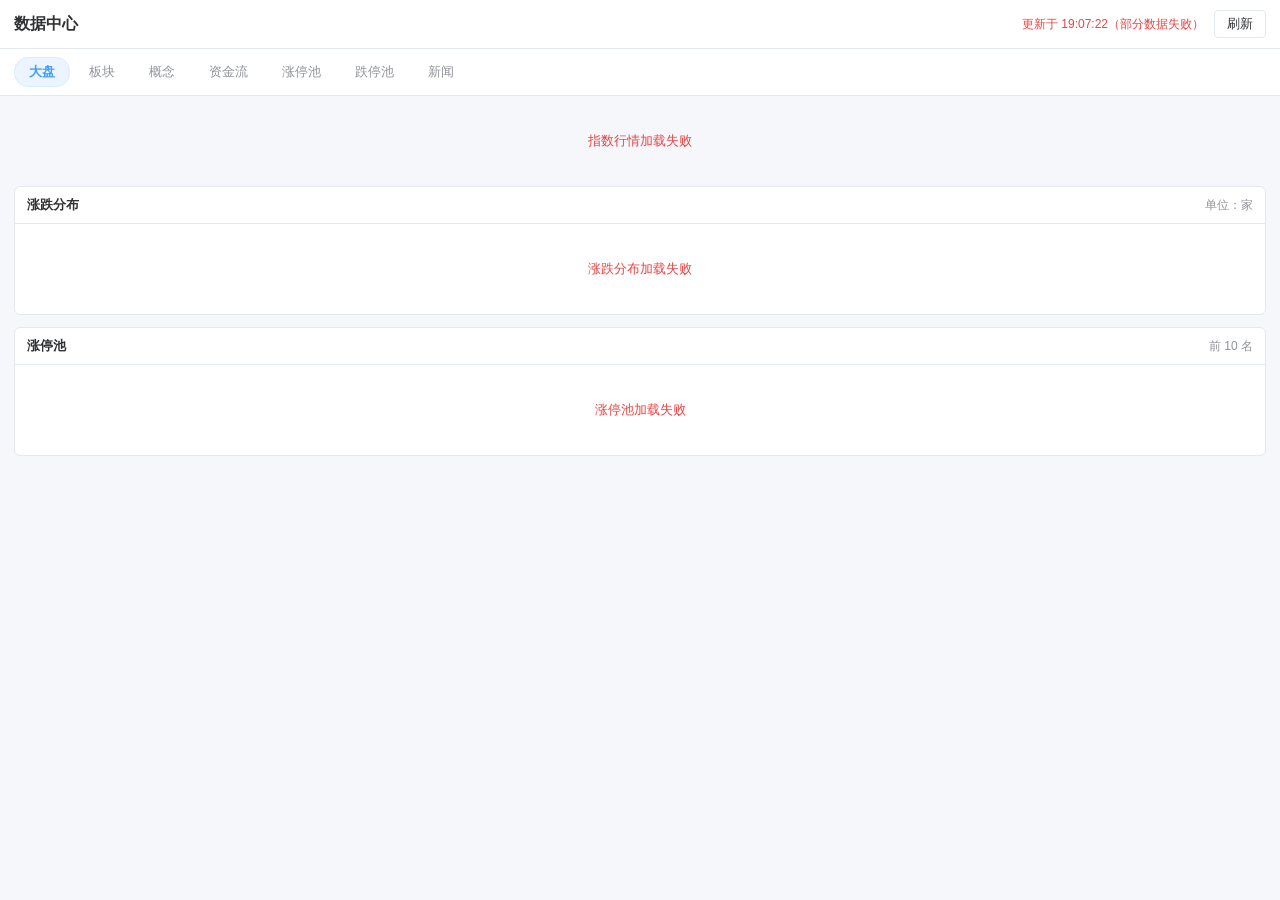
<file: market_center/index.html>
<!doctype html>
<html lang="zh-CN">
<head>
  <meta charset="UTF-8">
  <meta name="viewport" content="width=device-width, initial-scale=1">
  <title>数据中心</title>
  <link rel="stylesheet" href="style.css">
</head>
<body>
  <header class="mc-header">
    <div class="mc-title">数据中心</div>
    <div class="mc-meta">
      <span id="mc-status">加载中…</span>
      <button id="mc-refresh" type="button">刷新</button>
    </div>
  </header>
  <nav id="mc-tabs" class="mc-tabs"></nav>
  <main id="mc-view" class="mc-view"></main>
  <script src="app.js"></script>
</body>
</html>
</file>
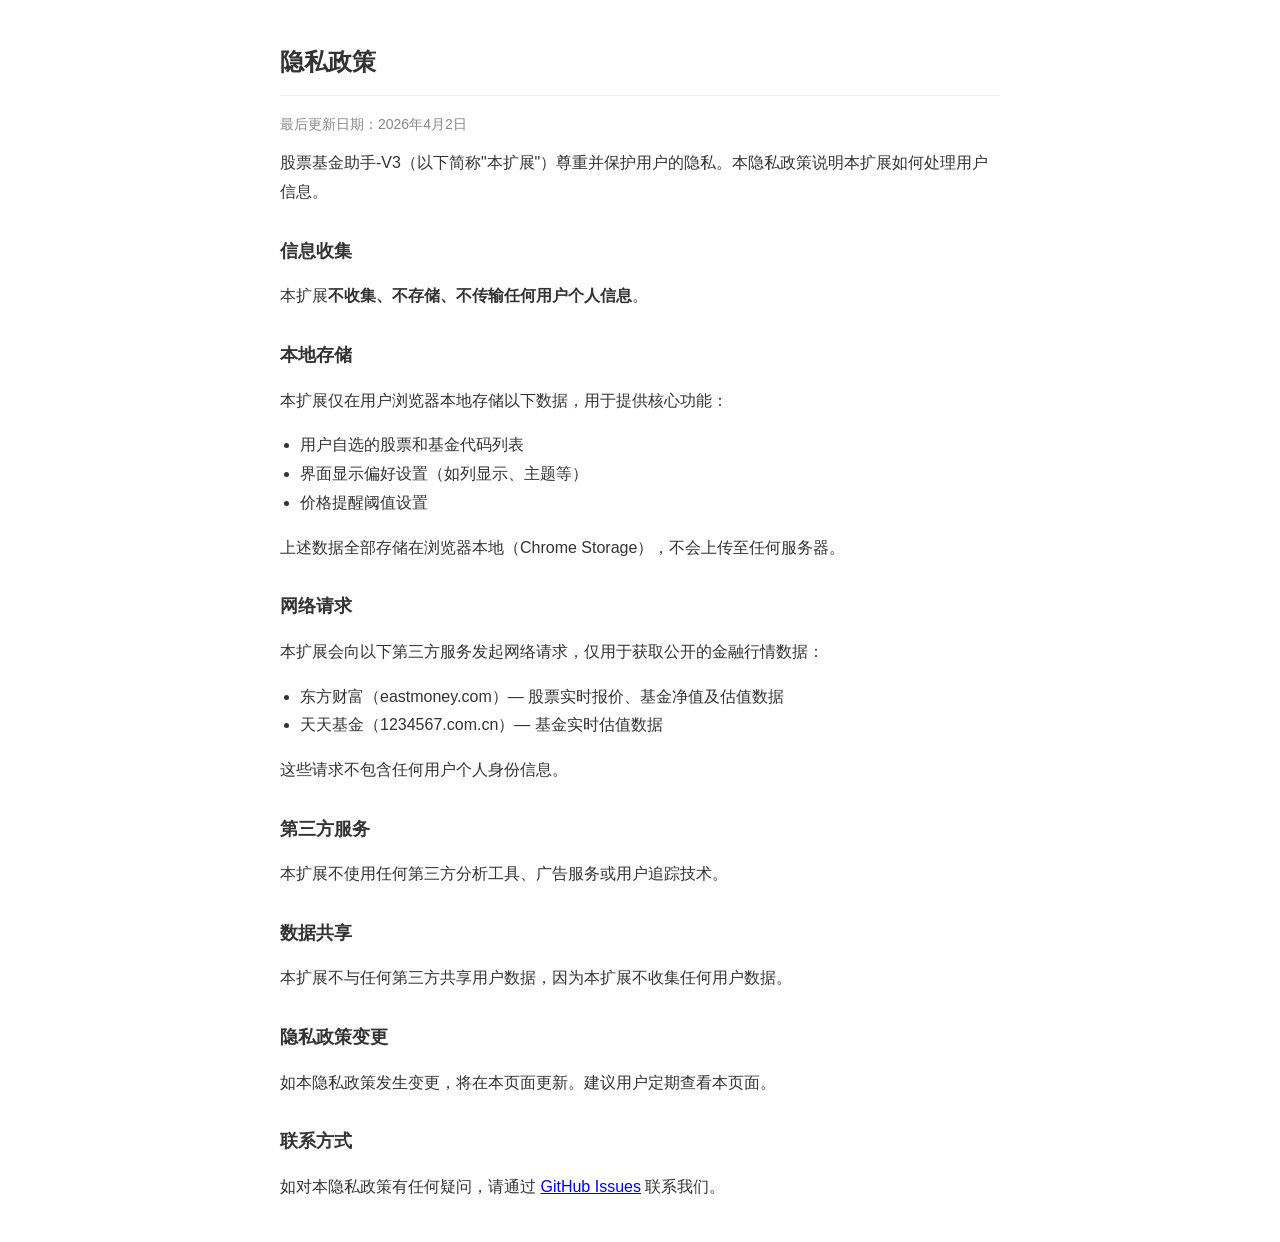
<file: privacy-policy.html>
<!DOCTYPE html>
<html lang="zh-CN">
<head>
    <meta charset="UTF-8">
    <meta name="viewport" content="width=device-width, initial-scale=1.0">
    <title>隐私政策 - 股票基金助手-V3</title>
    <style>
        body {
            font-family: -apple-system, BlinkMacSystemFont, "Segoe UI", Roboto, sans-serif;
            max-width: 720px;
            margin: 40px auto;
            padding: 0 20px;
            line-height: 1.8;
            color: #333;
        }
        h1 { font-size: 24px; border-bottom: 1px solid #eee; padding-bottom: 12px; }
        h2 { font-size: 18px; margin-top: 28px; }
        p { margin: 12px 0; }
        ul { padding-left: 20px; }
        .update { color: #888; font-size: 14px; }
    </style>
</head>
<body>
    <h1>隐私政策</h1>
    <p class="update">最后更新日期：2026年4月2日</p>
    <p>股票基金助手-V3（以下简称"本扩展"）尊重并保护用户的隐私。本隐私政策说明本扩展如何处理用户信息。</p>

    <h2>信息收集</h2>
    <p>本扩展<strong>不收集、不存储、不传输任何用户个人信息</strong>。</p>

    <h2>本地存储</h2>
    <p>本扩展仅在用户浏览器本地存储以下数据，用于提供核心功能：</p>
    <ul>
        <li>用户自选的股票和基金代码列表</li>
        <li>界面显示偏好设置（如列显示、主题等）</li>
        <li>价格提醒阈值设置</li>
    </ul>
    <p>上述数据全部存储在浏览器本地（Chrome Storage），不会上传至任何服务器。</p>

    <h2>网络请求</h2>
    <p>本扩展会向以下第三方服务发起网络请求，仅用于获取公开的金融行情数据：</p>
    <ul>
        <li>东方财富（eastmoney.com）— 股票实时报价、基金净值及估值数据</li>
        <li>天天基金（1234567.com.cn）— 基金实时估值数据</li>
    </ul>
    <p>这些请求不包含任何用户个人身份信息。</p>

    <h2>第三方服务</h2>
    <p>本扩展不使用任何第三方分析工具、广告服务或用户追踪技术。</p>

    <h2>数据共享</h2>
    <p>本扩展不与任何第三方共享用户数据，因为本扩展不收集任何用户数据。</p>

    <h2>隐私政策变更</h2>
    <p>如本隐私政策发生变更，将在本页面更新。建议用户定期查看本页面。</p>

    <h2>联系方式</h2>
    <p>如对本隐私政策有任何疑问，请通过 <a href="https://github.com/g-shifu/stock-chrome-plugin/issues">GitHub Issues</a> 联系我们。</p>
</body>
</html>
</file>
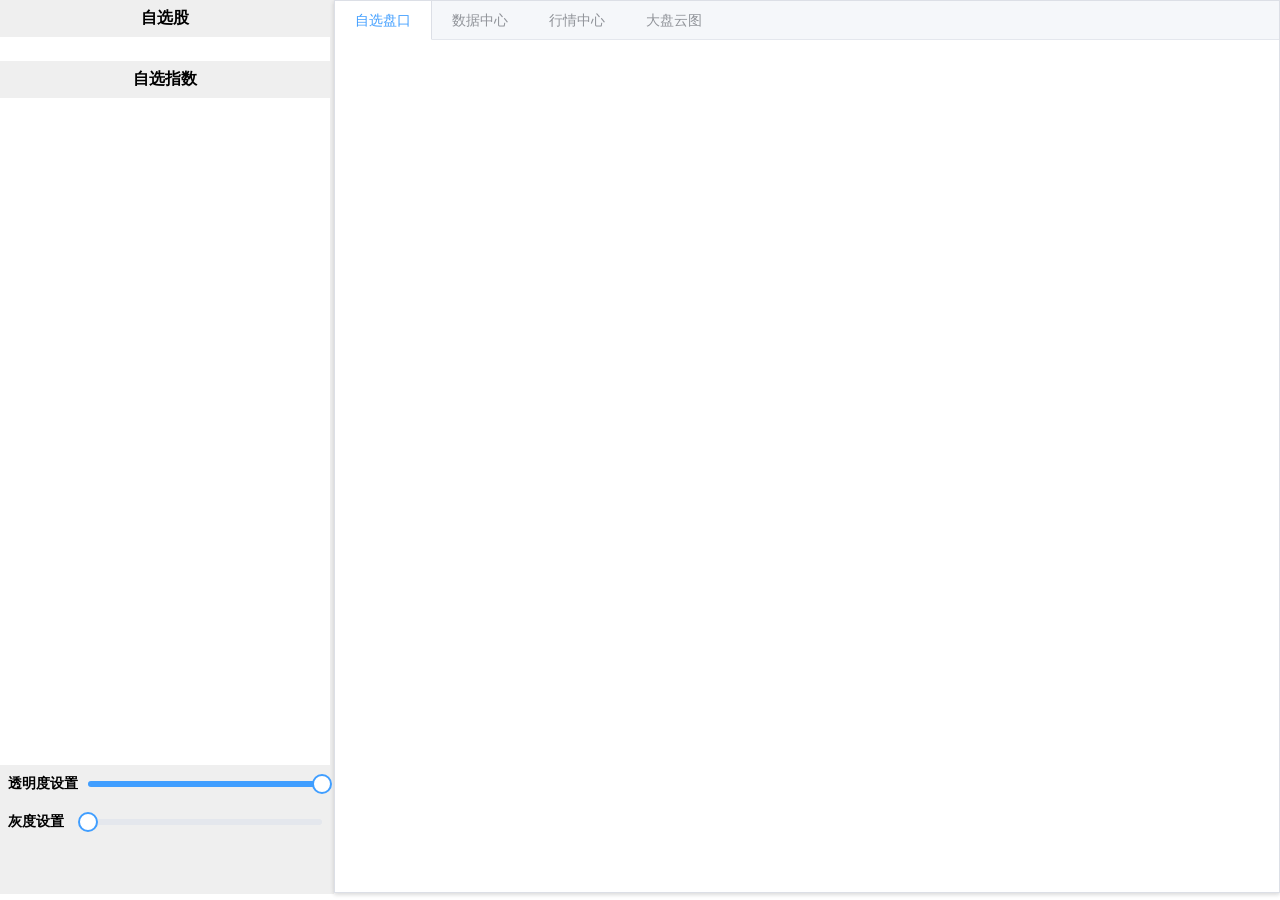
<file: detail/detail.html>
<!doctype html><html lang="zh-CN"><head><meta charset="UTF-8"><title>行情页</title><meta http-equiv="X-UA-Compatible" content="IE=edge,chrome=1"/><meta name="viewport" content="width=device-width,user-scalable=no"/><link href="../css/detail.css" rel="stylesheet"></head><style>::-webkit-scrollbar {
    width: 6px;
    height: 6px;
    background-color: rgba(240, 240, 240, 1);
  }

  ::-webkit-scrollbar-track {
    box-shadow: inset 0 0 0px rgba(240, 240, 240, 0.5);
    border-radius: 10px;
    background-color: rgba(240, 240, 240, 0.5);
  }

  ::-webkit-scrollbar-thumb {
    border-radius: 10px;
    box-shadow: inset 0 0 0px rgba(240, 240, 240, 0.5);
    background-color: #cccccc;
  }

  /* html {
    overflow-y: scroll;
    scrollbar-color: transparent transparent;
    scrollbar-track-color: transparent;
    -ms-scrollbar-track-color: transparent;
  } */

  html[theme="dark-mode"] {
    filter: invert(90%) hue-rotate(180deg);
  }

  .el-tabs__content {
    padding: 8px 0 0 0 !important;
  }</style><body style="margin:0"><div id="app"></div><script src="../detail/detail.ffaa9c15.js"></script></body></html>
</file>
<file: market_center/style.css>
:root {
  --mc-bg: #f5f7fa;
  --mc-card: #ffffff;
  --mc-border: #e4e8ef;
  --mc-text: #303133;
  --mc-sub: #909399;
  --mc-up: #e64545;
  --mc-down: #1a9c5b;
  --mc-flat: #909399;
  --mc-accent: #409eff;
}

* {
  box-sizing: border-box;
}

body {
  margin: 0;
  background: var(--mc-bg);
  color: var(--mc-text);
  font-family: "Helvetica Neue", Helvetica, "PingFang SC", "Hiragino Sans GB", "Microsoft YaHei", Arial, sans-serif;
  font-size: 13px;
}

.mc-header {
  display: flex;
  align-items: center;
  justify-content: space-between;
  padding: 10px 14px;
  background: var(--mc-card);
  border-bottom: 1px solid var(--mc-border);
}

.mc-title {
  font-size: 16px;
  font-weight: 600;
}

.mc-meta {
  display: flex;
  align-items: center;
  gap: 10px;
  color: var(--mc-sub);
  font-size: 12px;
}

#mc-refresh {
  padding: 4px 12px;
  border: 1px solid var(--mc-border);
  border-radius: 4px;
  background: #fff;
  color: var(--mc-text);
  cursor: pointer;
}

#mc-refresh:hover {
  border-color: var(--mc-accent);
  color: var(--mc-accent);
}

.mc-tabs {
  display: flex;
  gap: 4px;
  padding: 8px 14px;
  background: var(--mc-card);
  border-bottom: 1px solid var(--mc-border);
  overflow-x: auto;
}

.mc-tab {
  padding: 5px 14px;
  border: 1px solid transparent;
  border-radius: 14px;
  background: transparent;
  color: var(--mc-sub);
  font-size: 13px;
  cursor: pointer;
  white-space: nowrap;
}

.mc-tab:hover {
  color: var(--mc-text);
}

.mc-tab.active {
  background: #ecf5ff;
  border-color: #d9ecff;
  color: var(--mc-accent);
  font-weight: 600;
}

.mc-view {
  padding: 12px 14px 20px;
}

.mc-card {
  background: var(--mc-card);
  border: 1px solid var(--mc-border);
  border-radius: 6px;
  margin-bottom: 12px;
  overflow: hidden;
}

.mc-card-head {
  display: flex;
  align-items: center;
  justify-content: space-between;
  padding: 9px 12px;
  border-bottom: 1px solid var(--mc-border);
  font-weight: 600;
}

.mc-card-head .mc-hint {
  font-weight: 400;
  color: var(--mc-sub);
  font-size: 12px;
}

.mc-card-body {
  padding: 12px;
}

.mc-index-grid {
  display: grid;
  grid-template-columns: repeat(auto-fit, minmax(150px, 1fr));
  gap: 10px;
  margin-bottom: 12px;
}

.mc-index {
  background: var(--mc-card);
  border: 1px solid var(--mc-border);
  border-radius: 6px;
  padding: 10px 12px;
}

.mc-index .name {
  color: var(--mc-sub);
  font-size: 12px;
  margin-bottom: 6px;
}

.mc-index .price {
  font-size: 20px;
  font-weight: 600;
  line-height: 1.1;
}

.mc-index .delta {
  margin-top: 4px;
  font-size: 12px;
}

.mc-up {
  color: var(--mc-up);
}

.mc-down {
  color: var(--mc-down);
}

.mc-flat {
  color: var(--mc-flat);
}

.mc-breadth {
  display: flex;
  align-items: center;
  gap: 14px;
  flex-wrap: wrap;
  margin-bottom: 10px;
  font-size: 12px;
}

.mc-breadth b {
  font-size: 15px;
}

.mc-dist-bars {
  display: flex;
  align-items: flex-end;
  gap: 2px;
  height: 86px;
  padding-top: 6px;
  border-bottom: 1px solid var(--mc-border);
}

.mc-dist-col {
  flex: 1;
  display: flex;
  flex-direction: column;
  align-items: center;
  justify-content: flex-end;
  height: 100%;
  min-width: 6px;
}

.mc-dist-col .bar {
  width: 100%;
  min-height: 1px;
  border-radius: 1px 1px 0 0;
}

.mc-dist-col .bar.up {
  background: var(--mc-up);
}

.mc-dist-col .bar.down {
  background: var(--mc-down);
}

.mc-dist-col .bar.flat {
  background: var(--mc-flat);
}

.mc-dist-labels {
  display: flex;
  gap: 2px;
  color: var(--mc-sub);
  font-size: 10px;
}

.mc-dist-labels span {
  flex: 1;
  text-align: center;
  min-width: 6px;
}

.mc-table {
  width: 100%;
  border-collapse: collapse;
  font-size: 12px;
}

.mc-table th,
.mc-table td {
  padding: 6px 8px;
  border-bottom: 1px solid #f0f2f5;
  text-align: right;
  white-space: nowrap;
}

.mc-table th {
  color: var(--mc-sub);
  font-weight: 400;
  background: #fafbfc;
  position: sticky;
  top: 0;
}

.mc-table th:first-child,
.mc-table td:first-child,
.mc-table th:nth-child(2),
.mc-table td:nth-child(2) {
  text-align: left;
}

.mc-table tbody tr:hover {
  background: #f7faff;
}

.mc-table th.sortable {
  cursor: pointer;
  user-select: none;
}

.mc-table th.sortable:hover {
  color: var(--mc-accent);
}

.mc-table .code {
  color: var(--mc-sub);
  font-size: 11px;
}

.mc-table-wrap {
  max-height: 520px;
  overflow: auto;
}

.mc-badge {
  display: inline-block;
  padding: 1px 6px;
  margin-right: 4px;
  border-radius: 8px;
  background: #f0f2f5;
  color: var(--mc-sub);
  font-size: 11px;
}

.mc-badge.hot {
  background: #fdf0f0;
  color: var(--mc-up);
}

.mc-empty {
  padding: 24px;
  text-align: center;
  color: var(--mc-sub);
}

.mc-error {
  color: var(--mc-up);
}

.mc-loading {
  color: var(--mc-sub);
}

.mc-news-item {
  padding: 12px 14px;
  border-bottom: 1px solid #f0f2f5;
}

.mc-news-item:last-of-type {
  border-bottom: none;
}

.mc-news-item:hover {
  background: #fafbfc;
}

.mc-news-title {
  margin: 0;
  font-size: 14px;
  font-weight: 600;
  line-height: 1.55;
  color: #1f2329;
}

.mc-news-meta {
  display: flex;
  align-items: center;
  flex-wrap: wrap;
  gap: 6px;
  margin-top: 6px;
}

.mc-news-time {
  color: #a0a6ad;
  font-size: 11px;
  font-variant-numeric: tabular-nums;
}

.mc-tag {
  padding: 1px 7px;
  border-radius: 3px;
  background: #f2f5f9;
  color: #6b7684;
  font-size: 11px;
  line-height: 1.5;
}

.mc-tag.alert {
  background: #fff3e6;
  color: #e6822b;
}

.mc-news-expandable {
  cursor: pointer;
}

.mc-news-digest {
  margin: 6px 0 0;
  color: #7a828c;
  font-size: 12px;
  line-height: 1.7;
}

.mc-news-digest.clamp {
  display: -webkit-box;
  -webkit-line-clamp: 2;
  -webkit-box-orient: vertical;
  overflow: hidden;
}

.mc-dist-col:hover .bar {
  filter: brightness(0.85);
}

.mc-dist-tip {
  position: fixed;
  z-index: 10000;
  padding: 5px 9px;
  border-radius: 4px;
  background: rgba(48, 49, 51, 0.92);
  color: #fff;
  font-size: 12px;
  line-height: 1.4;
  white-space: nowrap;
  pointer-events: none;
}

.mc-more {
  display: block;
  width: 100%;
  padding: 8px;
  margin-top: 10px;
  border: 1px solid var(--mc-border);
  border-radius: 4px;
  background: #fff;
  color: var(--mc-text);
  cursor: pointer;
}

.mc-more:hover {
  border-color: var(--mc-accent);
  color: var(--mc-accent);
}

.mc-toggle {
  display: flex;
  gap: 4px;
}

.mc-toggle button {
  padding: 3px 10px;
  border: 1px solid var(--mc-border);
  border-radius: 4px;
  background: #fff;
  color: var(--mc-sub);
  cursor: pointer;
  font-size: 12px;
}

.mc-toggle button.active {
  border-color: var(--mc-accent);
  color: var(--mc-accent);
  background: #ecf5ff;
}

.mc-footer {
  padding: 8px 2px 0;
  color: var(--mc-sub);
  font-size: 11px;
  line-height: 1.6;
}
</file>
<file: css/detail.css>
.el-input,.el-textarea{font-size:14px;width:100%}.el-input__inner,.el-textarea__inner{background-image:none;color:#606266;-webkit-transition:border-color .2s cubic-bezier(.645,.045,.355,1);-webkit-box-sizing:border-box}.el-textarea{position:relative;display:inline-block;vertical-align:bottom}.el-textarea__inner{display:block;resize:vertical;padding:5px 15px;line-height:1.5;box-sizing:border-box;width:100%;font-size:inherit;background-color:#FFF;border:1px solid #DCDFE6;border-radius:4px;transition:border-color .2s cubic-bezier(.645,.045,.355,1)}.el-textarea__inner::-webkit-input-placeholder{color:#C0C4CC}.el-textarea__inner:-ms-input-placeholder{color:#C0C4CC}.el-textarea__inner::-ms-input-placeholder{color:#C0C4CC}.el-textarea__inner::placeholder{color:#C0C4CC}.el-textarea__inner:hover{border-color:#C0C4CC}.el-textarea__inner:focus{outline:0;border-color:#409EFF}.el-textarea .el-input__count{color:#909399;background:#FFF;position:absolute;font-size:12px;bottom:5px;right:10px}.el-textarea.is-disabled .el-textarea__inner{background-color:#F5F7FA;border-color:#E4E7ED;color:#C0C4CC;cursor:not-allowed}.el-textarea.is-disabled .el-textarea__inner::-webkit-input-placeholder{color:#C0C4CC}.el-textarea.is-disabled .el-textarea__inner:-ms-input-placeholder{color:#C0C4CC}.el-textarea.is-disabled .el-textarea__inner::-ms-input-placeholder{color:#C0C4CC}.el-textarea.is-disabled .el-textarea__inner::placeholder{color:#C0C4CC}.el-textarea.is-exceed .el-textarea__inner{border-color:#F56C6C}.el-textarea.is-exceed .el-input__count{color:#F56C6C}.el-input{position:relative;display:inline-block}.el-input::-webkit-scrollbar{z-index:11;width:6px}.el-input::-webkit-scrollbar:horizontal{height:6px}.el-input::-webkit-scrollbar-thumb{border-radius:5px;width:6px;background:#b4bccc}.el-input::-webkit-scrollbar-corner{background:#fff}.el-input::-webkit-scrollbar-track{background:#fff}.el-input::-webkit-scrollbar-track-piece{background:#fff;width:6px}.el-input .el-input__clear{color:#C0C4CC;font-size:14px;cursor:pointer;-webkit-transition:color .2s cubic-bezier(.645,.045,.355,1);transition:color .2s cubic-bezier(.645,.045,.355,1)}.el-input .el-input__clear:hover{color:#909399}.el-input .el-input__count{height:100%;display:-webkit-inline-box;display:-ms-inline-flexbox;display:inline-flex;-webkit-box-align:center;-ms-flex-align:center;align-items:center;color:#909399;font-size:12px}.el-input-group__append .el-button,.el-input-group__append .el-input,.el-input-group__prepend .el-button,.el-input-group__prepend .el-input,.el-input__inner{font-size:inherit}.el-input .el-input__count .el-input__count-inner{background:#FFF;line-height:initial;display:inline-block;padding:0 5px}.el-input__inner{-webkit-appearance:none;background-color:#FFF;border-radius:4px;border:1px solid #DCDFE6;box-sizing:border-box;display:inline-block;height:40px;line-height:40px;outline:0;padding:0 15px;transition:border-color .2s cubic-bezier(.645,.045,.355,1);width:100%}.el-input__inner:hover,.el-slider__runway.disabled .el-slider__button{border-color:#C0C4CC}.el-input__prefix,.el-input__suffix{-webkit-transition:all .3s;height:100%;color:#C0C4CC;position:absolute;top:0;text-align:center}.el-input__inner::-ms-reveal{display:none}.el-input__inner::-webkit-input-placeholder{color:#C0C4CC}.el-input__inner:-ms-input-placeholder{color:#C0C4CC}.el-input__inner::-ms-input-placeholder{color:#C0C4CC}.el-input__inner::placeholder{color:#C0C4CC}.el-input.is-active .el-input__inner,.el-input__inner:focus{border-color:#409EFF;outline:0}.el-input__suffix{right:5px;transition:all .3s;pointer-events:none}.el-input__suffix-inner{pointer-events:all}.el-input__prefix{left:5px;transition:all .3s}.el-input__icon{height:100%;width:25px;text-align:center;-webkit-transition:all .3s;transition:all .3s;line-height:40px}.el-input__icon:after{content:'';height:100%;width:0;display:inline-block;vertical-align:middle}.el-input__validateIcon{pointer-events:none}.el-input.is-disabled .el-input__inner{background-color:#F5F7FA;border-color:#E4E7ED;color:#C0C4CC;cursor:not-allowed}.el-input.is-disabled .el-input__inner::-webkit-input-placeholder{color:#C0C4CC}.el-input.is-disabled .el-input__inner:-ms-input-placeholder{color:#C0C4CC}.el-input.is-disabled .el-input__inner::-ms-input-placeholder{color:#C0C4CC}.el-input.is-disabled .el-input__inner::placeholder{color:#C0C4CC}.el-input.is-disabled .el-input__icon{cursor:not-allowed}.el-input.is-exceed .el-input__inner{border-color:#F56C6C}.el-input.is-exceed .el-input__suffix .el-input__count{color:#F56C6C}.el-input--suffix .el-input__inner{padding-right:30px}.el-input--prefix .el-input__inner{padding-left:30px}.el-input--medium{font-size:14px}.el-input--medium .el-input__inner{height:36px;line-height:36px}.el-input--medium .el-input__icon{line-height:36px}.el-input--small{font-size:13px}.el-input--small .el-input__inner{height:32px;line-height:32px}.el-input--small .el-input__icon{line-height:32px}.el-input--mini{font-size:12px}.el-input--mini .el-input__inner{height:28px;line-height:28px}.el-input--mini .el-input__icon{line-height:28px}.el-input-group{line-height:normal;display:inline-table;width:100%;border-collapse:separate;border-spacing:0}.el-input-group>.el-input__inner{vertical-align:middle;display:table-cell}.el-input-group__append,.el-input-group__prepend{background-color:#F5F7FA;color:#909399;vertical-align:middle;display:table-cell;position:relative;border:1px solid #DCDFE6;border-radius:4px;padding:0 20px;width:1px;white-space:nowrap}.el-input-group--prepend .el-input__inner,.el-input-group__append{border-top-left-radius:0;border-bottom-left-radius:0}.el-input-group--append .el-input__inner,.el-input-group__prepend{border-top-right-radius:0;border-bottom-right-radius:0}.el-input-group__append:focus,.el-input-group__prepend:focus{outline:0}.el-input-group__append .el-button,.el-input-group__append .el-select,.el-input-group__prepend .el-button,.el-input-group__prepend .el-select{display:inline-block;margin:-10px -20px}.el-input-group__append button.el-button,.el-input-group__append div.el-select .el-input__inner,.el-input-group__append div.el-select:hover .el-input__inner,.el-input-group__prepend button.el-button,.el-input-group__prepend div.el-select .el-input__inner,.el-input-group__prepend div.el-select:hover .el-input__inner{border-color:transparent;background-color:transparent;color:inherit;border-top:0;border-bottom:0}.el-input-group__prepend{border-right:0}.el-input-group__append{border-left:0}.el-input-group--append .el-select .el-input.is-focus .el-input__inner,.el-input-group--prepend .el-select .el-input.is-focus .el-input__inner{border-color:transparent}.el-input__inner::-ms-clear{display:none;width:0;height:0}.el-input-number{position:relative;display:inline-block;width:180px;line-height:38px}.el-input-number .el-input{display:block}.el-input-number .el-input__inner{-webkit-appearance:none;padding-left:50px;padding-right:50px;text-align:center}.el-input-number__decrease,.el-input-number__increase{position:absolute;z-index:1;top:1px;width:40px;height:auto;text-align:center;background:#F5F7FA;color:#606266;cursor:pointer;font-size:13px}.el-input-number__decrease:hover,.el-input-number__increase:hover{color:#409EFF}.el-input-number__decrease:hover:not(.is-disabled)~.el-input .el-input__inner:not(.is-disabled),.el-input-number__increase:hover:not(.is-disabled)~.el-input .el-input__inner:not(.is-disabled){border-color:#409EFF}.el-input-number__decrease.is-disabled,.el-input-number__increase.is-disabled{color:#C0C4CC;cursor:not-allowed}.el-input-number__increase{right:1px;border-radius:0 4px 4px 0;border-left:1px solid #DCDFE6}.el-input-number__decrease{left:1px;border-radius:4px 0 0 4px;border-right:1px solid #DCDFE6}.el-input-number.is-disabled .el-input-number__decrease,.el-input-number.is-disabled .el-input-number__increase{border-color:#E4E7ED;color:#E4E7ED}.el-input-number.is-disabled .el-input-number__decrease:hover,.el-input-number.is-disabled .el-input-number__increase:hover{color:#E4E7ED;cursor:not-allowed}.el-input-number--medium{width:200px;line-height:34px}.el-input-number--medium .el-input-number__decrease,.el-input-number--medium .el-input-number__increase{width:36px;font-size:14px}.el-input-number--medium .el-input__inner{padding-left:43px;padding-right:43px}.el-input-number--small{width:130px;line-height:30px}.el-input-number--small .el-input-number__decrease,.el-input-number--small .el-input-number__increase{width:32px;font-size:13px}.el-input-number--small .el-input-number__decrease [class*=el-icon],.el-input-number--small .el-input-number__increase [class*=el-icon]{-webkit-transform:scale(.9);transform:scale(.9)}.el-input-number--small .el-input__inner{padding-left:39px;padding-right:39px}.el-input-number--mini{width:130px;line-height:26px}.el-input-number--mini .el-input-number__decrease,.el-input-number--mini .el-input-number__increase{width:28px;font-size:12px}.el-input-number--mini .el-input-number__decrease [class*=el-icon],.el-input-number--mini .el-input-number__increase [class*=el-icon]{-webkit-transform:scale(.8);transform:scale(.8)}.el-input-number--mini .el-input__inner{padding-left:35px;padding-right:35px}.el-input-number.is-without-controls .el-input__inner{padding-left:15px;padding-right:15px}.el-input-number.is-controls-right .el-input__inner{padding-left:15px;padding-right:50px}.el-input-number.is-controls-right .el-input-number__decrease,.el-input-number.is-controls-right .el-input-number__increase{height:auto;line-height:19px}.el-input-number.is-controls-right .el-input-number__decrease [class*=el-icon],.el-input-number.is-controls-right .el-input-number__increase [class*=el-icon]{-webkit-transform:scale(.8);transform:scale(.8)}.el-input-number.is-controls-right .el-input-number__increase{border-radius:0 4px 0 0;border-bottom:1px solid #DCDFE6}.el-input-number.is-controls-right .el-input-number__decrease{right:1px;bottom:1px;top:auto;left:auto;border-right:none;border-left:1px solid #DCDFE6;border-radius:0 0 4px}.el-input-number.is-controls-right[class*=medium] [class*=decrease],.el-input-number.is-controls-right[class*=medium] [class*=increase]{line-height:17px}.el-input-number.is-controls-right[class*=small] [class*=decrease],.el-input-number.is-controls-right[class*=small] [class*=increase]{line-height:15px}.el-input-number.is-controls-right[class*=mini] [class*=decrease],.el-input-number.is-controls-right[class*=mini] [class*=increase]{line-height:13px}.el-tooltip:focus:hover,.el-tooltip:focus:not(.focusing){outline-width:0}.el-tooltip__popper{position:absolute;border-radius:4px;padding:10px;z-index:2000;font-size:12px;line-height:1.2;min-width:10px;word-wrap:break-word}.el-tooltip__popper .popper__arrow,.el-tooltip__popper .popper__arrow::after{position:absolute;display:block;width:0;height:0;border-color:transparent;border-style:solid}.el-tooltip__popper .popper__arrow{border-width:6px}.el-tooltip__popper .popper__arrow::after{content:" ";border-width:5px}.el-tooltip__popper[x-placement^=top]{margin-bottom:12px}.el-tooltip__popper[x-placement^=top] .popper__arrow{bottom:-6px;border-top-color:#303133;border-bottom-width:0}.el-tooltip__popper[x-placement^=top] .popper__arrow::after{bottom:1px;margin-left:-5px;border-top-color:#303133;border-bottom-width:0}.el-tooltip__popper[x-placement^=bottom]{margin-top:12px}.el-tooltip__popper[x-placement^=bottom] .popper__arrow{top:-6px;border-top-width:0;border-bottom-color:#303133}.el-tooltip__popper[x-placement^=bottom] .popper__arrow::after{top:1px;margin-left:-5px;border-top-width:0;border-bottom-color:#303133}.el-tooltip__popper[x-placement^=right]{margin-left:12px}.el-tooltip__popper[x-placement^=right] .popper__arrow{left:-6px;border-right-color:#303133;border-left-width:0}.el-tooltip__popper[x-placement^=right] .popper__arrow::after{bottom:-5px;left:1px;border-right-color:#303133;border-left-width:0}.el-tooltip__popper[x-placement^=left]{margin-right:12px}.el-tooltip__popper[x-placement^=left] .popper__arrow{right:-6px;border-right-width:0;border-left-color:#303133}.el-tooltip__popper[x-placement^=left] .popper__arrow::after{right:1px;bottom:-5px;margin-left:-5px;border-right-width:0;border-left-color:#303133}.el-tooltip__popper.is-dark{background:#303133;color:#FFF}.el-tooltip__popper.is-light{background:#FFF;border:1px solid #303133}.el-tooltip__popper.is-light[x-placement^=top] .popper__arrow{border-top-color:#303133}.el-tooltip__popper.is-light[x-placement^=top] .popper__arrow::after{border-top-color:#FFF}.el-tooltip__popper.is-light[x-placement^=bottom] .popper__arrow{border-bottom-color:#303133}.el-tooltip__popper.is-light[x-placement^=bottom] .popper__arrow::after{border-bottom-color:#FFF}.el-tooltip__popper.is-light[x-placement^=left] .popper__arrow{border-left-color:#303133}.el-tooltip__popper.is-light[x-placement^=left] .popper__arrow::after{border-left-color:#FFF}.el-tooltip__popper.is-light[x-placement^=right] .popper__arrow{border-right-color:#303133}.el-tooltip__popper.is-light[x-placement^=right] .popper__arrow::after{border-right-color:#FFF}.el-slider::after,.el-slider::before{display:table;content:""}.el-slider__button-wrapper .el-tooltip,.el-slider__button-wrapper::after{vertical-align:middle;display:inline-block}.el-slider::after{clear:both}.el-slider__runway{width:100%;height:6px;margin:16px 0;background-color:#E4E7ED;border-radius:3px;position:relative;cursor:pointer;vertical-align:middle}.el-slider__runway.show-input{margin-right:160px;width:auto}.el-slider__runway.disabled{cursor:default}.el-slider__runway.disabled .el-slider__bar{background-color:#C0C4CC}.el-slider__runway.disabled .el-slider__button-wrapper.dragging,.el-slider__runway.disabled .el-slider__button-wrapper.hover,.el-slider__runway.disabled .el-slider__button-wrapper:hover{cursor:not-allowed}.el-slider__runway.disabled .el-slider__button.dragging,.el-slider__runway.disabled .el-slider__button.hover,.el-slider__runway.disabled .el-slider__button:hover{-webkit-transform:scale(1);transform:scale(1);cursor:not-allowed}.el-slider__button-wrapper,.el-slider__stop{-webkit-transform:translateX(-50%);position:absolute}.el-slider__input{float:right;margin-top:3px;width:130px}.el-slider__input.el-input-number--mini{margin-top:5px}.el-slider__input.el-input-number--medium{margin-top:0}.el-slider__input.el-input-number--large{margin-top:-2px}.el-slider__bar{height:6px;background-color:#409EFF;border-top-left-radius:3px;border-bottom-left-radius:3px;position:absolute}.el-slider__button-wrapper{height:36px;width:36px;z-index:1001;top:-15px;transform:translateX(-50%);background-color:transparent;text-align:center;-webkit-user-select:none;-moz-user-select:none;-ms-user-select:none;user-select:none;line-height:normal}.el-slider__button-wrapper::after{content:"";height:100%}.el-slider__button-wrapper.hover,.el-slider__button-wrapper:hover{cursor:-webkit-grab;cursor:grab}.el-slider__button-wrapper.dragging{cursor:-webkit-grabbing;cursor:grabbing}.el-slider__button{width:16px;height:16px;border:2px solid #409EFF;background-color:#FFF;border-radius:50%;-webkit-transition:.2s;transition:.2s;-webkit-user-select:none;-moz-user-select:none;-ms-user-select:none;user-select:none}.el-slider__button.dragging,.el-slider__button.hover,.el-slider__button:hover{-webkit-transform:scale(1.2);transform:scale(1.2)}.el-slider__button.hover,.el-slider__button:hover{cursor:-webkit-grab;cursor:grab}.el-slider__button.dragging{cursor:-webkit-grabbing;cursor:grabbing}.el-slider__stop{height:6px;width:6px;border-radius:100%;background-color:#FFF;transform:translateX(-50%)}.el-slider__marks{top:0;left:12px;width:18px;height:100%}.el-slider__marks-text{position:absolute;-webkit-transform:translateX(-50%);transform:translateX(-50%);font-size:14px;color:#909399;margin-top:15px}.el-slider.is-vertical{position:relative}.el-slider.is-vertical .el-slider__runway{width:6px;height:100%;margin:0 16px}.el-slider.is-vertical .el-slider__bar{width:6px;height:auto;border-radius:0 0 3px 3px}.el-slider.is-vertical .el-slider__button-wrapper{top:auto;left:-15px;-webkit-transform:translateY(50%);transform:translateY(50%)}.el-slider.is-vertical .el-slider__stop{-webkit-transform:translateY(50%);transform:translateY(50%)}.el-slider.is-vertical.el-slider--with-input{padding-bottom:58px}.el-slider.is-vertical.el-slider--with-input .el-slider__input{overflow:visible;float:none;position:absolute;bottom:22px;width:36px;margin-top:15px}.el-slider.is-vertical.el-slider--with-input .el-slider__input .el-input__inner{text-align:center;padding-left:5px;padding-right:5px}.el-slider.is-vertical.el-slider--with-input .el-slider__input .el-input-number__decrease,.el-slider.is-vertical.el-slider--with-input .el-slider__input .el-input-number__increase{top:32px;margin-top:-1px;border:1px solid #DCDFE6;line-height:20px;-webkit-box-sizing:border-box;box-sizing:border-box;-webkit-transition:border-color .2s cubic-bezier(.645,.045,.355,1);transition:border-color .2s cubic-bezier(.645,.045,.355,1)}.el-slider.is-vertical.el-slider--with-input .el-slider__input .el-input-number__decrease{width:18px;right:18px;border-bottom-left-radius:4px}.el-slider.is-vertical.el-slider--with-input .el-slider__input .el-input-number__increase{width:19px;border-bottom-right-radius:4px}.el-slider.is-vertical.el-slider--with-input .el-slider__input .el-input-number__increase~.el-input .el-input__inner{border-bottom-left-radius:0;border-bottom-right-radius:0}.el-slider.is-vertical.el-slider--with-input .el-slider__input:hover .el-input-number__decrease,.el-slider.is-vertical.el-slider--with-input .el-slider__input:hover .el-input-number__increase{border-color:#C0C4CC}.el-slider.is-vertical.el-slider--with-input .el-slider__input:active .el-input-number__decrease,.el-slider.is-vertical.el-slider--with-input .el-slider__input:active .el-input-number__increase{border-color:#409EFF}.el-slider.is-vertical .el-slider__marks-text{margin-top:0;left:15px;-webkit-transform:translateY(50%);transform:translateY(50%)}
.fade-in-linear-enter-active,.fade-in-linear-leave-active{-webkit-transition:opacity .2s linear;transition:opacity .2s linear}.fade-in-linear-enter,.fade-in-linear-leave,.fade-in-linear-leave-active{opacity:0}.el-fade-in-linear-enter-active,.el-fade-in-linear-leave-active{-webkit-transition:opacity .2s linear;transition:opacity .2s linear}.el-fade-in-linear-enter,.el-fade-in-linear-leave,.el-fade-in-linear-leave-active{opacity:0}.el-fade-in-enter-active,.el-fade-in-leave-active{-webkit-transition:all .3s cubic-bezier(.55,0,.1,1);transition:all .3s cubic-bezier(.55,0,.1,1)}.el-fade-in-enter,.el-fade-in-leave-active{opacity:0}.el-zoom-in-center-enter-active,.el-zoom-in-center-leave-active{-webkit-transition:all .3s cubic-bezier(.55,0,.1,1);transition:all .3s cubic-bezier(.55,0,.1,1)}.el-zoom-in-center-enter,.el-zoom-in-center-leave-active{opacity:0;-webkit-transform:scaleX(0);transform:scaleX(0)}.el-zoom-in-top-enter-active,.el-zoom-in-top-leave-active{opacity:1;-webkit-transform:scaleY(1);transform:scaleY(1);-webkit-transition:opacity .3s cubic-bezier(.23,1,.32,1),-webkit-transform .3s cubic-bezier(.23,1,.32,1);transition:opacity .3s cubic-bezier(.23,1,.32,1),-webkit-transform .3s cubic-bezier(.23,1,.32,1);transition:transform .3s cubic-bezier(.23,1,.32,1),opacity .3s cubic-bezier(.23,1,.32,1);transition:transform .3s cubic-bezier(.23,1,.32,1),opacity .3s cubic-bezier(.23,1,.32,1),-webkit-transform .3s cubic-bezier(.23,1,.32,1);-webkit-transform-origin:center top;transform-origin:center top}.el-zoom-in-top-enter,.el-zoom-in-top-leave-active{opacity:0;-webkit-transform:scaleY(0);transform:scaleY(0)}.el-zoom-in-bottom-enter-active,.el-zoom-in-bottom-leave-active{opacity:1;-webkit-transform:scaleY(1);transform:scaleY(1);-webkit-transition:opacity .3s cubic-bezier(.23,1,.32,1),-webkit-transform .3s cubic-bezier(.23,1,.32,1);transition:opacity .3s cubic-bezier(.23,1,.32,1),-webkit-transform .3s cubic-bezier(.23,1,.32,1);transition:transform .3s cubic-bezier(.23,1,.32,1),opacity .3s cubic-bezier(.23,1,.32,1);transition:transform .3s cubic-bezier(.23,1,.32,1),opacity .3s cubic-bezier(.23,1,.32,1),-webkit-transform .3s cubic-bezier(.23,1,.32,1);-webkit-transform-origin:center bottom;transform-origin:center bottom}.el-zoom-in-bottom-enter,.el-zoom-in-bottom-leave-active{opacity:0;-webkit-transform:scaleY(0);transform:scaleY(0)}.el-zoom-in-left-enter-active,.el-zoom-in-left-leave-active{opacity:1;-webkit-transform:scale(1,1);transform:scale(1,1);-webkit-transition:opacity .3s cubic-bezier(.23,1,.32,1),-webkit-transform .3s cubic-bezier(.23,1,.32,1);transition:opacity .3s cubic-bezier(.23,1,.32,1),-webkit-transform .3s cubic-bezier(.23,1,.32,1);transition:transform .3s cubic-bezier(.23,1,.32,1),opacity .3s cubic-bezier(.23,1,.32,1);transition:transform .3s cubic-bezier(.23,1,.32,1),opacity .3s cubic-bezier(.23,1,.32,1),-webkit-transform .3s cubic-bezier(.23,1,.32,1);-webkit-transform-origin:top left;transform-origin:top left}.el-zoom-in-left-enter,.el-zoom-in-left-leave-active{opacity:0;-webkit-transform:scale(.45,.45);transform:scale(.45,.45)}.collapse-transition{-webkit-transition:.3s height ease-in-out,.3s padding-top ease-in-out,.3s padding-bottom ease-in-out;transition:.3s height ease-in-out,.3s padding-top ease-in-out,.3s padding-bottom ease-in-out}.horizontal-collapse-transition{-webkit-transition:.3s width ease-in-out,.3s padding-left ease-in-out,.3s padding-right ease-in-out;transition:.3s width ease-in-out,.3s padding-left ease-in-out,.3s padding-right ease-in-out}.el-list-enter-active,.el-list-leave-active{-webkit-transition:all 1s;transition:all 1s}.el-list-enter,.el-list-leave-active{opacity:0;-webkit-transform:translateY(-30px);transform:translateY(-30px)}.el-opacity-transition{-webkit-transition:opacity .3s cubic-bezier(.55,0,.1,1);transition:opacity .3s cubic-bezier(.55,0,.1,1)}@font-face{font-family:element-icons;src:url(/fonts/_/node_modules/element-ui/lib/theme-chalk/fonts/element-icons.woff) format("woff"),url(/fonts/_/node_modules/element-ui/lib/theme-chalk/fonts/element-icons.ttf) format("truetype");font-weight:400;font-display:"auto";font-style:normal}[class*=" el-icon-"],[class^=el-icon-]{font-family:element-icons!important;speak:none;font-style:normal;font-weight:400;font-variant:normal;text-transform:none;line-height:1;vertical-align:baseline;display:inline-block;-webkit-font-smoothing:antialiased;-moz-osx-font-smoothing:grayscale}.el-icon-ice-cream-round:before{content:"\e6a0"}.el-icon-ice-cream-square:before{content:"\e6a3"}.el-icon-lollipop:before{content:"\e6a4"}.el-icon-potato-strips:before{content:"\e6a5"}.el-icon-milk-tea:before{content:"\e6a6"}.el-icon-ice-drink:before{content:"\e6a7"}.el-icon-ice-tea:before{content:"\e6a9"}.el-icon-coffee:before{content:"\e6aa"}.el-icon-orange:before{content:"\e6ab"}.el-icon-pear:before{content:"\e6ac"}.el-icon-apple:before{content:"\e6ad"}.el-icon-cherry:before{content:"\e6ae"}.el-icon-watermelon:before{content:"\e6af"}.el-icon-grape:before{content:"\e6b0"}.el-icon-refrigerator:before{content:"\e6b1"}.el-icon-goblet-square-full:before{content:"\e6b2"}.el-icon-goblet-square:before{content:"\e6b3"}.el-icon-goblet-full:before{content:"\e6b4"}.el-icon-goblet:before{content:"\e6b5"}.el-icon-cold-drink:before{content:"\e6b6"}.el-icon-coffee-cup:before{content:"\e6b8"}.el-icon-water-cup:before{content:"\e6b9"}.el-icon-hot-water:before{content:"\e6ba"}.el-icon-ice-cream:before{content:"\e6bb"}.el-icon-dessert:before{content:"\e6bc"}.el-icon-sugar:before{content:"\e6bd"}.el-icon-tableware:before{content:"\e6be"}.el-icon-burger:before{content:"\e6bf"}.el-icon-knife-fork:before{content:"\e6c1"}.el-icon-fork-spoon:before{content:"\e6c2"}.el-icon-chicken:before{content:"\e6c3"}.el-icon-food:before{content:"\e6c4"}.el-icon-dish-1:before{content:"\e6c5"}.el-icon-dish:before{content:"\e6c6"}.el-icon-moon-night:before{content:"\e6ee"}.el-icon-moon:before{content:"\e6f0"}.el-icon-cloudy-and-sunny:before{content:"\e6f1"}.el-icon-partly-cloudy:before{content:"\e6f2"}.el-icon-cloudy:before{content:"\e6f3"}.el-icon-sunny:before{content:"\e6f6"}.el-icon-sunset:before{content:"\e6f7"}.el-icon-sunrise-1:before{content:"\e6f8"}.el-icon-sunrise:before{content:"\e6f9"}.el-icon-heavy-rain:before{content:"\e6fa"}.el-icon-lightning:before{content:"\e6fb"}.el-icon-light-rain:before{content:"\e6fc"}.el-icon-wind-power:before{content:"\e6fd"}.el-icon-baseball:before{content:"\e712"}.el-icon-soccer:before{content:"\e713"}.el-icon-football:before{content:"\e715"}.el-icon-basketball:before{content:"\e716"}.el-icon-ship:before{content:"\e73f"}.el-icon-truck:before{content:"\e740"}.el-icon-bicycle:before{content:"\e741"}.el-icon-mobile-phone:before{content:"\e6d3"}.el-icon-service:before{content:"\e6d4"}.el-icon-key:before{content:"\e6e2"}.el-icon-unlock:before{content:"\e6e4"}.el-icon-lock:before{content:"\e6e5"}.el-icon-watch:before{content:"\e6fe"}.el-icon-watch-1:before{content:"\e6ff"}.el-icon-timer:before{content:"\e702"}.el-icon-alarm-clock:before{content:"\e703"}.el-icon-map-location:before{content:"\e704"}.el-icon-delete-location:before{content:"\e705"}.el-icon-add-location:before{content:"\e706"}.el-icon-location-information:before{content:"\e707"}.el-icon-location-outline:before{content:"\e708"}.el-icon-location:before{content:"\e79e"}.el-icon-place:before{content:"\e709"}.el-icon-discover:before{content:"\e70a"}.el-icon-first-aid-kit:before{content:"\e70b"}.el-icon-trophy-1:before{content:"\e70c"}.el-icon-trophy:before{content:"\e70d"}.el-icon-medal:before{content:"\e70e"}.el-icon-medal-1:before{content:"\e70f"}.el-icon-stopwatch:before{content:"\e710"}.el-icon-mic:before{content:"\e711"}.el-icon-copy-document:before{content:"\e718"}.el-icon-full-screen:before{content:"\e719"}.el-icon-switch-button:before{content:"\e71b"}.el-icon-aim:before{content:"\e71c"}.el-icon-crop:before{content:"\e71d"}.el-icon-odometer:before{content:"\e71e"}.el-icon-time:before{content:"\e71f"}.el-icon-bangzhu:before{content:"\e724"}.el-icon-close-notification:before{content:"\e726"}.el-icon-microphone:before{content:"\e727"}.el-icon-turn-off-microphone:before{content:"\e728"}.el-icon-position:before{content:"\e729"}.el-icon-postcard:before{content:"\e72a"}.el-icon-message:before{content:"\e72b"}.el-icon-chat-line-square:before{content:"\e72d"}.el-icon-chat-dot-square:before{content:"\e72e"}.el-icon-chat-dot-round:before{content:"\e72f"}.el-icon-chat-square:before{content:"\e730"}.el-icon-chat-line-round:before{content:"\e731"}.el-icon-chat-round:before{content:"\e732"}.el-icon-set-up:before{content:"\e733"}.el-icon-turn-off:before{content:"\e734"}.el-icon-open:before{content:"\e735"}.el-icon-connection:before{content:"\e736"}.el-icon-link:before{content:"\e737"}.el-icon-cpu:before{content:"\e738"}.el-icon-thumb:before{content:"\e739"}.el-icon-female:before{content:"\e73a"}.el-icon-male:before{content:"\e73b"}.el-icon-guide:before{content:"\e73c"}.el-icon-news:before{content:"\e73e"}.el-icon-price-tag:before{content:"\e744"}.el-icon-discount:before{content:"\e745"}.el-icon-wallet:before{content:"\e747"}.el-icon-coin:before{content:"\e748"}.el-icon-money:before{content:"\e749"}.el-icon-bank-card:before{content:"\e74a"}.el-icon-box:before{content:"\e74b"}.el-icon-present:before{content:"\e74c"}.el-icon-sell:before{content:"\e6d5"}.el-icon-sold-out:before{content:"\e6d6"}.el-icon-shopping-bag-2:before{content:"\e74d"}.el-icon-shopping-bag-1:before{content:"\e74e"}.el-icon-shopping-cart-2:before{content:"\e74f"}.el-icon-shopping-cart-1:before{content:"\e750"}.el-icon-shopping-cart-full:before{content:"\e751"}.el-icon-smoking:before{content:"\e752"}.el-icon-no-smoking:before{content:"\e753"}.el-icon-house:before{content:"\e754"}.el-icon-table-lamp:before{content:"\e755"}.el-icon-school:before{content:"\e756"}.el-icon-office-building:before{content:"\e757"}.el-icon-toilet-paper:before{content:"\e758"}.el-icon-notebook-2:before{content:"\e759"}.el-icon-notebook-1:before{content:"\e75a"}.el-icon-files:before{content:"\e75b"}.el-icon-collection:before{content:"\e75c"}.el-icon-receiving:before{content:"\e75d"}.el-icon-suitcase-1:before{content:"\e760"}.el-icon-suitcase:before{content:"\e761"}.el-icon-film:before{content:"\e763"}.el-icon-collection-tag:before{content:"\e765"}.el-icon-data-analysis:before{content:"\e766"}.el-icon-pie-chart:before{content:"\e767"}.el-icon-data-board:before{content:"\e768"}.el-icon-data-line:before{content:"\e76d"}.el-icon-reading:before{content:"\e769"}.el-icon-magic-stick:before{content:"\e76a"}.el-icon-coordinate:before{content:"\e76b"}.el-icon-mouse:before{content:"\e76c"}.el-icon-brush:before{content:"\e76e"}.el-icon-headset:before{content:"\e76f"}.el-icon-umbrella:before{content:"\e770"}.el-icon-scissors:before{content:"\e771"}.el-icon-mobile:before{content:"\e773"}.el-icon-attract:before{content:"\e774"}.el-icon-monitor:before{content:"\e775"}.el-icon-search:before{content:"\e778"}.el-icon-takeaway-box:before{content:"\e77a"}.el-icon-paperclip:before{content:"\e77d"}.el-icon-printer:before{content:"\e77e"}.el-icon-document-add:before{content:"\e782"}.el-icon-document:before{content:"\e785"}.el-icon-document-checked:before{content:"\e786"}.el-icon-document-copy:before{content:"\e787"}.el-icon-document-delete:before{content:"\e788"}.el-icon-document-remove:before{content:"\e789"}.el-icon-tickets:before{content:"\e78b"}.el-icon-folder-checked:before{content:"\e77f"}.el-icon-folder-delete:before{content:"\e780"}.el-icon-folder-remove:before{content:"\e781"}.el-icon-folder-add:before{content:"\e783"}.el-icon-folder-opened:before{content:"\e784"}.el-icon-folder:before{content:"\e78a"}.el-icon-edit-outline:before{content:"\e764"}.el-icon-edit:before{content:"\e78c"}.el-icon-date:before{content:"\e78e"}.el-icon-c-scale-to-original:before{content:"\e7c6"}.el-icon-view:before{content:"\e6ce"}.el-icon-loading:before{content:"\e6cf"}.el-icon-rank:before{content:"\e6d1"}.el-icon-sort-down:before{content:"\e7c4"}.el-icon-sort-up:before{content:"\e7c5"}.el-icon-sort:before{content:"\e6d2"}.el-icon-finished:before{content:"\e6cd"}.el-icon-refresh-left:before{content:"\e6c7"}.el-icon-refresh-right:before{content:"\e6c8"}.el-icon-refresh:before{content:"\e6d0"}.el-icon-video-play:before{content:"\e7c0"}.el-icon-video-pause:before{content:"\e7c1"}.el-icon-d-arrow-right:before{content:"\e6dc"}.el-icon-d-arrow-left:before{content:"\e6dd"}.el-icon-arrow-up:before{content:"\e6e1"}.el-icon-arrow-down:before{content:"\e6df"}.el-icon-arrow-right:before{content:"\e6e0"}.el-icon-arrow-left:before{content:"\e6de"}.el-icon-top-right:before{content:"\e6e7"}.el-icon-top-left:before{content:"\e6e8"}.el-icon-top:before{content:"\e6e6"}.el-icon-bottom:before{content:"\e6eb"}.el-icon-right:before{content:"\e6e9"}.el-icon-back:before{content:"\e6ea"}.el-icon-bottom-right:before{content:"\e6ec"}.el-icon-bottom-left:before{content:"\e6ed"}.el-icon-caret-top:before{content:"\e78f"}.el-icon-caret-bottom:before{content:"\e790"}.el-icon-caret-right:before{content:"\e791"}.el-icon-caret-left:before{content:"\e792"}.el-icon-d-caret:before{content:"\e79a"}.el-icon-share:before{content:"\e793"}.el-icon-menu:before{content:"\e798"}.el-icon-s-grid:before{content:"\e7a6"}.el-icon-s-check:before{content:"\e7a7"}.el-icon-s-data:before{content:"\e7a8"}.el-icon-s-opportunity:before{content:"\e7aa"}.el-icon-s-custom:before{content:"\e7ab"}.el-icon-s-claim:before{content:"\e7ad"}.el-icon-s-finance:before{content:"\e7ae"}.el-icon-s-comment:before{content:"\e7af"}.el-icon-s-flag:before{content:"\e7b0"}.el-icon-s-marketing:before{content:"\e7b1"}.el-icon-s-shop:before{content:"\e7b4"}.el-icon-s-open:before{content:"\e7b5"}.el-icon-s-management:before{content:"\e7b6"}.el-icon-s-ticket:before{content:"\e7b7"}.el-icon-s-release:before{content:"\e7b8"}.el-icon-s-home:before{content:"\e7b9"}.el-icon-s-promotion:before{content:"\e7ba"}.el-icon-s-operation:before{content:"\e7bb"}.el-icon-s-unfold:before{content:"\e7bc"}.el-icon-s-fold:before{content:"\e7a9"}.el-icon-s-platform:before{content:"\e7bd"}.el-icon-s-order:before{content:"\e7be"}.el-icon-s-cooperation:before{content:"\e7bf"}.el-icon-bell:before{content:"\e725"}.el-icon-message-solid:before{content:"\e799"}.el-icon-video-camera:before{content:"\e772"}.el-icon-video-camera-solid:before{content:"\e796"}.el-icon-camera:before{content:"\e779"}.el-icon-camera-solid:before{content:"\e79b"}.el-icon-download:before{content:"\e77c"}.el-icon-upload2:before{content:"\e77b"}.el-icon-upload:before{content:"\e7c3"}.el-icon-picture-outline-round:before{content:"\e75f"}.el-icon-picture-outline:before{content:"\e75e"}.el-icon-picture:before{content:"\e79f"}.el-icon-close:before{content:"\e6db"}.el-icon-check:before{content:"\e6da"}.el-icon-plus:before{content:"\e6d9"}.el-icon-minus:before{content:"\e6d8"}.el-icon-help:before{content:"\e73d"}.el-icon-s-help:before{content:"\e7b3"}.el-icon-circle-close:before{content:"\e78d"}.el-icon-circle-check:before{content:"\e720"}.el-icon-circle-plus-outline:before{content:"\e723"}.el-icon-remove-outline:before{content:"\e722"}.el-icon-zoom-out:before{content:"\e776"}.el-icon-zoom-in:before{content:"\e777"}.el-icon-error:before{content:"\e79d"}.el-icon-success:before{content:"\e79c"}.el-icon-circle-plus:before{content:"\e7a0"}.el-icon-remove:before{content:"\e7a2"}.el-icon-info:before{content:"\e7a1"}.el-icon-question:before{content:"\e7a4"}.el-icon-warning-outline:before{content:"\e6c9"}.el-icon-warning:before{content:"\e7a3"}.el-icon-goods:before{content:"\e7c2"}.el-icon-s-goods:before{content:"\e7b2"}.el-icon-star-off:before{content:"\e717"}.el-icon-star-on:before{content:"\e797"}.el-icon-more-outline:before{content:"\e6cc"}.el-icon-more:before{content:"\e794"}.el-icon-phone-outline:before{content:"\e6cb"}.el-icon-phone:before{content:"\e795"}.el-icon-user:before{content:"\e6e3"}.el-icon-user-solid:before{content:"\e7a5"}.el-icon-setting:before{content:"\e6ca"}.el-icon-s-tools:before{content:"\e7ac"}.el-icon-delete:before{content:"\e6d7"}.el-icon-delete-solid:before{content:"\e7c9"}.el-icon-eleme:before{content:"\e7c7"}.el-icon-platform-eleme:before{content:"\e7ca"}.el-icon-loading{-webkit-animation:rotating 2s linear infinite;animation:rotating 2s linear infinite}.el-icon--right{margin-left:5px}.el-icon--left{margin-right:5px}@-webkit-keyframes rotating{0%{-webkit-transform:rotateZ(0);transform:rotateZ(0)}100%{-webkit-transform:rotateZ(360deg);transform:rotateZ(360deg)}}@keyframes rotating{0%{-webkit-transform:rotateZ(0);transform:rotateZ(0)}100%{-webkit-transform:rotateZ(360deg);transform:rotateZ(360deg)}}

.el-tabs__header{padding:0;position:relative;margin:0 0 15px}.el-tabs__active-bar{position:absolute;bottom:0;left:0;height:2px;background-color:#409EFF;z-index:1;-webkit-transition:-webkit-transform .3s cubic-bezier(.645,.045,.355,1);transition:-webkit-transform .3s cubic-bezier(.645,.045,.355,1);transition:transform .3s cubic-bezier(.645,.045,.355,1);transition:transform .3s cubic-bezier(.645,.045,.355,1),-webkit-transform .3s cubic-bezier(.645,.045,.355,1);list-style:none}.el-tabs__new-tab{float:right;border:1px solid #d3dce6;height:18px;width:18px;line-height:18px;margin:12px 0 9px 10px;border-radius:3px;text-align:center;font-size:12px;color:#d3dce6;cursor:pointer;-webkit-transition:all .15s;transition:all .15s}.el-tabs__new-tab .el-icon-plus{-webkit-transform:scale(.8,.8);transform:scale(.8,.8)}.el-tabs__new-tab:hover{color:#409EFF}.el-tabs__nav-wrap{overflow:hidden;margin-bottom:-1px;position:relative}.el-tabs__nav-wrap::after{content:"";position:absolute;left:0;bottom:0;width:100%;height:2px;background-color:#E4E7ED;z-index:1}.el-tabs--border-card>.el-tabs__header .el-tabs__nav-wrap::after,.el-tabs--card>.el-tabs__header .el-tabs__nav-wrap::after{content:none}.el-tabs__nav-wrap.is-scrollable{padding:0 20px;-webkit-box-sizing:border-box;box-sizing:border-box}.el-tabs__nav-scroll{overflow:hidden}.el-tabs__nav-next,.el-tabs__nav-prev{position:absolute;cursor:pointer;line-height:44px;font-size:12px;color:#909399}.el-tabs__nav-next{right:0}.el-tabs__nav-prev{left:0}.el-tabs__nav{white-space:nowrap;position:relative;-webkit-transition:-webkit-transform .3s;transition:-webkit-transform .3s;transition:transform .3s;transition:transform .3s,-webkit-transform .3s;float:left;z-index:2}.el-tabs__nav.is-stretch{min-width:100%;display:-webkit-box;display:-ms-flexbox;display:flex}.el-tabs__nav.is-stretch>*{-webkit-box-flex:1;-ms-flex:1;flex:1;text-align:center}.el-tabs__item{padding:0 20px;height:40px;-webkit-box-sizing:border-box;box-sizing:border-box;line-height:40px;display:inline-block;list-style:none;font-size:14px;font-weight:500;color:#303133;position:relative}.el-tabs__item:focus,.el-tabs__item:focus:active{outline:0}.el-tabs__item:focus.is-active.is-focus:not(:active){-webkit-box-shadow:0 0 2px 2px #409EFF inset;box-shadow:0 0 2px 2px #409EFF inset;border-radius:3px}.el-tabs__item .el-icon-close{border-radius:50%;text-align:center;-webkit-transition:all .3s cubic-bezier(.645,.045,.355,1);transition:all .3s cubic-bezier(.645,.045,.355,1);margin-left:5px}.el-tabs__item .el-icon-close:before{-webkit-transform:scale(.9);transform:scale(.9);display:inline-block}.el-tabs--card>.el-tabs__header .el-tabs__active-bar,.el-tabs--left.el-tabs--card .el-tabs__active-bar.is-left,.el-tabs--right.el-tabs--card .el-tabs__active-bar.is-right{display:none}.el-tabs__item .el-icon-close:hover{background-color:#C0C4CC;color:#FFF}.el-tabs__item.is-active{color:#409EFF}.el-tabs__item:hover{color:#409EFF;cursor:pointer}.el-tabs__item.is-disabled{color:#C0C4CC;cursor:default}.el-tabs__content{overflow:hidden;position:relative}.el-tabs--card>.el-tabs__header{border-bottom:1px solid #E4E7ED}.el-tabs--card>.el-tabs__header .el-tabs__nav{border:1px solid #E4E7ED;border-bottom:none;border-radius:4px 4px 0 0;-webkit-box-sizing:border-box;box-sizing:border-box}.el-tabs--card>.el-tabs__header .el-tabs__item .el-icon-close{position:relative;font-size:12px;width:0;height:14px;vertical-align:middle;line-height:15px;overflow:hidden;top:-1px;right:-2px;-webkit-transform-origin:100% 50%;transform-origin:100% 50%}.el-tabs--card>.el-tabs__header .el-tabs__item{border-bottom:1px solid transparent;border-left:1px solid #E4E7ED;-webkit-transition:color .3s cubic-bezier(.645,.045,.355,1),padding .3s cubic-bezier(.645,.045,.355,1);transition:color .3s cubic-bezier(.645,.045,.355,1),padding .3s cubic-bezier(.645,.045,.355,1)}.el-tabs--card>.el-tabs__header .el-tabs__item:first-child{border-left:none}.el-tabs--card>.el-tabs__header .el-tabs__item.is-closable:hover{padding-left:13px;padding-right:13px}.el-tabs--card>.el-tabs__header .el-tabs__item.is-closable:hover .el-icon-close{width:14px}.el-tabs--card>.el-tabs__header .el-tabs__item.is-active{border-bottom-color:#FFF}.el-tabs--card>.el-tabs__header .el-tabs__item.is-active.is-closable{padding-left:20px;padding-right:20px}.el-tabs--card>.el-tabs__header .el-tabs__item.is-active.is-closable .el-icon-close{width:14px}.el-tabs--border-card{background:#FFF;border:1px solid #DCDFE6;-webkit-box-shadow:0 2px 4px 0 rgba(0,0,0,.12),0 0 6px 0 rgba(0,0,0,.04);box-shadow:0 2px 4px 0 rgba(0,0,0,.12),0 0 6px 0 rgba(0,0,0,.04)}.el-tabs--border-card>.el-tabs__content{padding:15px}.el-tabs--border-card>.el-tabs__header{background-color:#F5F7FA;border-bottom:1px solid #E4E7ED;margin:0}.el-tabs--border-card>.el-tabs__header .el-tabs__item{-webkit-transition:all .3s cubic-bezier(.645,.045,.355,1);transition:all .3s cubic-bezier(.645,.045,.355,1);border:1px solid transparent;margin-top:-1px;color:#909399}.el-tabs--border-card>.el-tabs__header .el-tabs__item+.el-tabs__item,.el-tabs--border-card>.el-tabs__header .el-tabs__item:first-child{margin-left:-1px}.el-tabs--border-card>.el-tabs__header .el-tabs__item.is-active{color:#409EFF;background-color:#FFF;border-right-color:#DCDFE6;border-left-color:#DCDFE6}.el-tabs--border-card>.el-tabs__header .el-tabs__item:not(.is-disabled):hover{color:#409EFF}.el-tabs--border-card>.el-tabs__header .el-tabs__item.is-disabled{color:#C0C4CC}.el-tabs--border-card>.el-tabs__header .is-scrollable .el-tabs__item:first-child{margin-left:0}.el-tabs--bottom .el-tabs__item.is-bottom:nth-child(2),.el-tabs--bottom .el-tabs__item.is-top:nth-child(2),.el-tabs--top .el-tabs__item.is-bottom:nth-child(2),.el-tabs--top .el-tabs__item.is-top:nth-child(2){padding-left:0}.el-tabs--bottom .el-tabs__item.is-bottom:last-child,.el-tabs--bottom .el-tabs__item.is-top:last-child,.el-tabs--top .el-tabs__item.is-bottom:last-child,.el-tabs--top .el-tabs__item.is-top:last-child{padding-right:0}.el-tabs--bottom .el-tabs--left>.el-tabs__header .el-tabs__item:nth-child(2),.el-tabs--bottom .el-tabs--right>.el-tabs__header .el-tabs__item:nth-child(2),.el-tabs--bottom.el-tabs--border-card>.el-tabs__header .el-tabs__item:nth-child(2),.el-tabs--bottom.el-tabs--card>.el-tabs__header .el-tabs__item:nth-child(2),.el-tabs--top .el-tabs--left>.el-tabs__header .el-tabs__item:nth-child(2),.el-tabs--top .el-tabs--right>.el-tabs__header .el-tabs__item:nth-child(2),.el-tabs--top.el-tabs--border-card>.el-tabs__header .el-tabs__item:nth-child(2),.el-tabs--top.el-tabs--card>.el-tabs__header .el-tabs__item:nth-child(2){padding-left:20px}.el-tabs--bottom .el-tabs--left>.el-tabs__header .el-tabs__item:last-child,.el-tabs--bottom .el-tabs--right>.el-tabs__header .el-tabs__item:last-child,.el-tabs--bottom.el-tabs--border-card>.el-tabs__header .el-tabs__item:last-child,.el-tabs--bottom.el-tabs--card>.el-tabs__header .el-tabs__item:last-child,.el-tabs--top .el-tabs--left>.el-tabs__header .el-tabs__item:last-child,.el-tabs--top .el-tabs--right>.el-tabs__header .el-tabs__item:last-child,.el-tabs--top.el-tabs--border-card>.el-tabs__header .el-tabs__item:last-child,.el-tabs--top.el-tabs--card>.el-tabs__header .el-tabs__item:last-child{padding-right:20px}.el-tabs--bottom .el-tabs__header.is-bottom{margin-bottom:0;margin-top:10px}.el-tabs--bottom.el-tabs--border-card .el-tabs__header.is-bottom{border-bottom:0;border-top:1px solid #DCDFE6}.el-tabs--bottom.el-tabs--border-card .el-tabs__nav-wrap.is-bottom{margin-top:-1px;margin-bottom:0}.el-tabs--bottom.el-tabs--border-card .el-tabs__item.is-bottom:not(.is-active){border:1px solid transparent}.el-tabs--bottom.el-tabs--border-card .el-tabs__item.is-bottom{margin:0 -1px -1px}.el-tabs--left,.el-tabs--right{overflow:hidden}.el-tabs--left .el-tabs__header.is-left,.el-tabs--left .el-tabs__header.is-right,.el-tabs--left .el-tabs__nav-scroll,.el-tabs--left .el-tabs__nav-wrap.is-left,.el-tabs--left .el-tabs__nav-wrap.is-right,.el-tabs--right .el-tabs__header.is-left,.el-tabs--right .el-tabs__header.is-right,.el-tabs--right .el-tabs__nav-scroll,.el-tabs--right .el-tabs__nav-wrap.is-left,.el-tabs--right .el-tabs__nav-wrap.is-right{height:100%}.el-tabs--left .el-tabs__active-bar.is-left,.el-tabs--left .el-tabs__active-bar.is-right,.el-tabs--right .el-tabs__active-bar.is-left,.el-tabs--right .el-tabs__active-bar.is-right{top:0;bottom:auto;width:2px;height:auto}.el-tabs--left .el-tabs__nav-wrap.is-left,.el-tabs--left .el-tabs__nav-wrap.is-right,.el-tabs--right .el-tabs__nav-wrap.is-left,.el-tabs--right .el-tabs__nav-wrap.is-right{margin-bottom:0}.el-tabs--left .el-tabs__nav-wrap.is-left>.el-tabs__nav-next,.el-tabs--left .el-tabs__nav-wrap.is-left>.el-tabs__nav-prev,.el-tabs--left .el-tabs__nav-wrap.is-right>.el-tabs__nav-next,.el-tabs--left .el-tabs__nav-wrap.is-right>.el-tabs__nav-prev,.el-tabs--right .el-tabs__nav-wrap.is-left>.el-tabs__nav-next,.el-tabs--right .el-tabs__nav-wrap.is-left>.el-tabs__nav-prev,.el-tabs--right .el-tabs__nav-wrap.is-right>.el-tabs__nav-next,.el-tabs--right .el-tabs__nav-wrap.is-right>.el-tabs__nav-prev{height:30px;line-height:30px;width:100%;text-align:center;cursor:pointer}.el-tabs--left .el-tabs__nav-wrap.is-left>.el-tabs__nav-next i,.el-tabs--left .el-tabs__nav-wrap.is-left>.el-tabs__nav-prev i,.el-tabs--left .el-tabs__nav-wrap.is-right>.el-tabs__nav-next i,.el-tabs--left .el-tabs__nav-wrap.is-right>.el-tabs__nav-prev i,.el-tabs--right .el-tabs__nav-wrap.is-left>.el-tabs__nav-next i,.el-tabs--right .el-tabs__nav-wrap.is-left>.el-tabs__nav-prev i,.el-tabs--right .el-tabs__nav-wrap.is-right>.el-tabs__nav-next i,.el-tabs--right .el-tabs__nav-wrap.is-right>.el-tabs__nav-prev i{-webkit-transform:rotateZ(90deg);transform:rotateZ(90deg)}.el-tabs--left .el-tabs__nav-wrap.is-left>.el-tabs__nav-prev,.el-tabs--left .el-tabs__nav-wrap.is-right>.el-tabs__nav-prev,.el-tabs--right .el-tabs__nav-wrap.is-left>.el-tabs__nav-prev,.el-tabs--right .el-tabs__nav-wrap.is-right>.el-tabs__nav-prev{left:auto;top:0}.el-tabs--left .el-tabs__nav-wrap.is-left>.el-tabs__nav-next,.el-tabs--left .el-tabs__nav-wrap.is-right>.el-tabs__nav-next,.el-tabs--right .el-tabs__nav-wrap.is-left>.el-tabs__nav-next,.el-tabs--right .el-tabs__nav-wrap.is-right>.el-tabs__nav-next{right:auto;bottom:0}.el-tabs--left .el-tabs__active-bar.is-left,.el-tabs--left .el-tabs__nav-wrap.is-left::after{right:0;left:auto}.el-tabs--left .el-tabs__nav-wrap.is-left.is-scrollable,.el-tabs--left .el-tabs__nav-wrap.is-right.is-scrollable,.el-tabs--right .el-tabs__nav-wrap.is-left.is-scrollable,.el-tabs--right .el-tabs__nav-wrap.is-right.is-scrollable{padding:30px 0}.el-tabs--left .el-tabs__nav-wrap.is-left::after,.el-tabs--left .el-tabs__nav-wrap.is-right::after,.el-tabs--right .el-tabs__nav-wrap.is-left::after,.el-tabs--right .el-tabs__nav-wrap.is-right::after{height:100%;width:2px;bottom:auto;top:0}.el-tabs--left .el-tabs__nav.is-left,.el-tabs--left .el-tabs__nav.is-right,.el-tabs--right .el-tabs__nav.is-left,.el-tabs--right .el-tabs__nav.is-right{float:none}.el-tabs--left .el-tabs__item.is-left,.el-tabs--left .el-tabs__item.is-right,.el-tabs--right .el-tabs__item.is-left,.el-tabs--right .el-tabs__item.is-right{display:block}.el-tabs--left .el-tabs__header.is-left{float:left;margin-bottom:0;margin-right:10px}.el-tabs--left .el-tabs__nav-wrap.is-left{margin-right:-1px}.el-tabs--left .el-tabs__item.is-left{text-align:right}.el-tabs--left.el-tabs--card .el-tabs__item.is-left{border-left:none;border-right:1px solid #E4E7ED;border-bottom:none;border-top:1px solid #E4E7ED;text-align:left}.el-tabs--left.el-tabs--card .el-tabs__item.is-left:first-child{border-right:1px solid #E4E7ED;border-top:none}.el-tabs--left.el-tabs--card .el-tabs__item.is-left.is-active{border:1px solid #E4E7ED;border-right-color:#fff;border-left:none;border-bottom:none}.el-tabs--left.el-tabs--card .el-tabs__item.is-left.is-active:first-child{border-top:none}.el-tabs--left.el-tabs--card .el-tabs__item.is-left.is-active:last-child{border-bottom:none}.el-tabs--left.el-tabs--card .el-tabs__nav{border-radius:4px 0 0 4px;border-bottom:1px solid #E4E7ED;border-right:none}.el-tabs--left.el-tabs--card .el-tabs__new-tab{float:none}.el-tabs--left.el-tabs--border-card .el-tabs__header.is-left{border-right:1px solid #dfe4ed}.el-tabs--left.el-tabs--border-card .el-tabs__item.is-left{border:1px solid transparent;margin:-1px 0 -1px -1px}.el-tabs--left.el-tabs--border-card .el-tabs__item.is-left.is-active{border-color:#d1dbe5 transparent}.el-tabs--right .el-tabs__header.is-right{float:right;margin-bottom:0;margin-left:10px}.el-tabs--right .el-tabs__nav-wrap.is-right{margin-left:-1px}.el-tabs--right .el-tabs__nav-wrap.is-right::after{left:0;right:auto}.el-tabs--right .el-tabs__active-bar.is-right{left:0}.el-tabs--right.el-tabs--card .el-tabs__item.is-right{border-bottom:none;border-top:1px solid #E4E7ED}.el-tabs--right.el-tabs--card .el-tabs__item.is-right:first-child{border-left:1px solid #E4E7ED;border-top:none}.el-tabs--right.el-tabs--card .el-tabs__item.is-right.is-active{border:1px solid #E4E7ED;border-left-color:#fff;border-right:none;border-bottom:none}.el-tabs--right.el-tabs--card .el-tabs__item.is-right.is-active:first-child{border-top:none}.el-tabs--right.el-tabs--card .el-tabs__item.is-right.is-active:last-child{border-bottom:none}.el-tabs--right.el-tabs--card .el-tabs__nav{border-radius:0 4px 4px 0;border-bottom:1px solid #E4E7ED;border-left:none}.el-tabs--right.el-tabs--border-card .el-tabs__header.is-right{border-left:1px solid #dfe4ed}.el-tabs--right.el-tabs--border-card .el-tabs__item.is-right{border:1px solid transparent;margin:-1px -1px -1px 0}.el-tabs--right.el-tabs--border-card .el-tabs__item.is-right.is-active{border-color:#d1dbe5 transparent}.slideInLeft-transition,.slideInRight-transition{display:inline-block}.slideInRight-enter{-webkit-animation:slideInRight-enter .3s;animation:slideInRight-enter .3s}.slideInRight-leave{position:absolute;left:0;right:0;-webkit-animation:slideInRight-leave .3s;animation:slideInRight-leave .3s}.slideInLeft-enter{-webkit-animation:slideInLeft-enter .3s;animation:slideInLeft-enter .3s}.slideInLeft-leave{position:absolute;left:0;right:0;-webkit-animation:slideInLeft-leave .3s;animation:slideInLeft-leave .3s}@-webkit-keyframes slideInRight-enter{0%{opacity:0;-webkit-transform-origin:0 0;transform-origin:0 0;-webkit-transform:translateX(100%);transform:translateX(100%)}to{opacity:1;-webkit-transform-origin:0 0;transform-origin:0 0;-webkit-transform:translateX(0);transform:translateX(0)}}@keyframes slideInRight-enter{0%{opacity:0;-webkit-transform-origin:0 0;transform-origin:0 0;-webkit-transform:translateX(100%);transform:translateX(100%)}to{opacity:1;-webkit-transform-origin:0 0;transform-origin:0 0;-webkit-transform:translateX(0);transform:translateX(0)}}@-webkit-keyframes slideInRight-leave{0%{-webkit-transform-origin:0 0;transform-origin:0 0;-webkit-transform:translateX(0);transform:translateX(0);opacity:1}100%{-webkit-transform-origin:0 0;transform-origin:0 0;-webkit-transform:translateX(100%);transform:translateX(100%);opacity:0}}@keyframes slideInRight-leave{0%{-webkit-transform-origin:0 0;transform-origin:0 0;-webkit-transform:translateX(0);transform:translateX(0);opacity:1}100%{-webkit-transform-origin:0 0;transform-origin:0 0;-webkit-transform:translateX(100%);transform:translateX(100%);opacity:0}}@-webkit-keyframes slideInLeft-enter{0%{opacity:0;-webkit-transform-origin:0 0;transform-origin:0 0;-webkit-transform:translateX(-100%);transform:translateX(-100%)}to{opacity:1;-webkit-transform-origin:0 0;transform-origin:0 0;-webkit-transform:translateX(0);transform:translateX(0)}}@keyframes slideInLeft-enter{0%{opacity:0;-webkit-transform-origin:0 0;transform-origin:0 0;-webkit-transform:translateX(-100%);transform:translateX(-100%)}to{opacity:1;-webkit-transform-origin:0 0;transform-origin:0 0;-webkit-transform:translateX(0);transform:translateX(0)}}@-webkit-keyframes slideInLeft-leave{0%{-webkit-transform-origin:0 0;transform-origin:0 0;-webkit-transform:translateX(0);transform:translateX(0);opacity:1}100%{-webkit-transform-origin:0 0;transform-origin:0 0;-webkit-transform:translateX(-100%);transform:translateX(-100%);opacity:0}}@keyframes slideInLeft-leave{0%{-webkit-transform-origin:0 0;transform-origin:0 0;-webkit-transform:translateX(0);transform:translateX(0);opacity:1}100%{-webkit-transform-origin:0 0;transform-origin:0 0;-webkit-transform:translateX(-100%);transform:translateX(-100%);opacity:0}}
.container[data-v-a0922d44] {
  display: flex;
  background: #efefef;
}
.container .left[data-v-a0922d44] {
  width: 330px;
  flex-shrink: 0;
  display: flex;
  flex-direction: column;
  height: calc(100vh - 6px);
}
.container .left .stoks[data-v-a0922d44] {
  display: flex;
  flex-wrap: wrap;
  align-content: flex-start;
  background: #fff;
  padding: 0;
  height: 85vh;
  box-sizing: border-box;
  flex-direction: row;
  overflow: scroll;
}
.container .left .stoks .list-type[data-v-a0922d44] {
  width: 100%;
  text-align: center;
  font-size: 16px;
  background-color: #efefef;
  padding: 8px 0;
  margin: 16px 0 8px 0;
  font-weight: bold;
}
.container .left .stoks .list-type[data-v-a0922d44]:first-child {
  margin-top: 0px;
}
.container .left .option[data-v-a0922d44] {
  box-sizing: border-box;
  flex-grow: 1;
  padding: 0 8px;
}
.container .left .option .block[data-v-a0922d44] {
  display: flex;
  align-items: center;
}
.container .left .option .block span[data-v-a0922d44] {
  width: 80px;
  flex-shrink: 0;
  font-weight: bold;
  font-size: 14px;
}
.container .left .option .block .slider[data-v-a0922d44] {
  flex-flow: 1;
  flex: 1;
}
.container .center[data-v-a0922d44] {
  margin-left: 4px;
  background: #fff;
  flex-flow: 1;
  flex-grow: 1;
  flex-shrink: 0;
}
.stock[data-v-a0922d44] {
  width: 100px;
  flex-shrink: 0;
  text-align: center;
  margin: 4px;
  border-radius: 8px;
  cursor: pointer;
}
.stock p[data-v-a0922d44] {
  margin: 4px;
  font-size: 14px;
  font-weight: bold;
}
.stock .name[data-v-a0922d44] {
  font-weight: bold;
  font-size: 16px;
}
.stock[data-v-a0922d44]:hover {
  box-shadow: 0 2px 10px 0 rgba(0, 0, 0, 0.3);
}
div[data-active="active"][data-v-a0922d44] {
  box-shadow: 0 2px 10px 0 rgba(0, 0, 0, 0.3);
}
.ifram-con[data-v-a0922d44] {
  width: 100%;
  height: calc(100vh - 6px);
}
.ifram-con .iframe[data-v-a0922d44] {
  width: 100%;
  height: calc(100vh - 60px);
}
.up[data-v-a0922d44] {
  color: #ff4d4f;
  background-image: linear-gradient(180deg, rgba(255, 77, 79, 0.01), rgba(255, 123, 125, 0.08));
}
.down[data-v-a0922d44] {
  color: #52c41a;
  background-image: linear-gradient(180deg, rgba(82, 196, 26, 0.01), rgba(129, 190, 98, 0.08));
}
</file>
